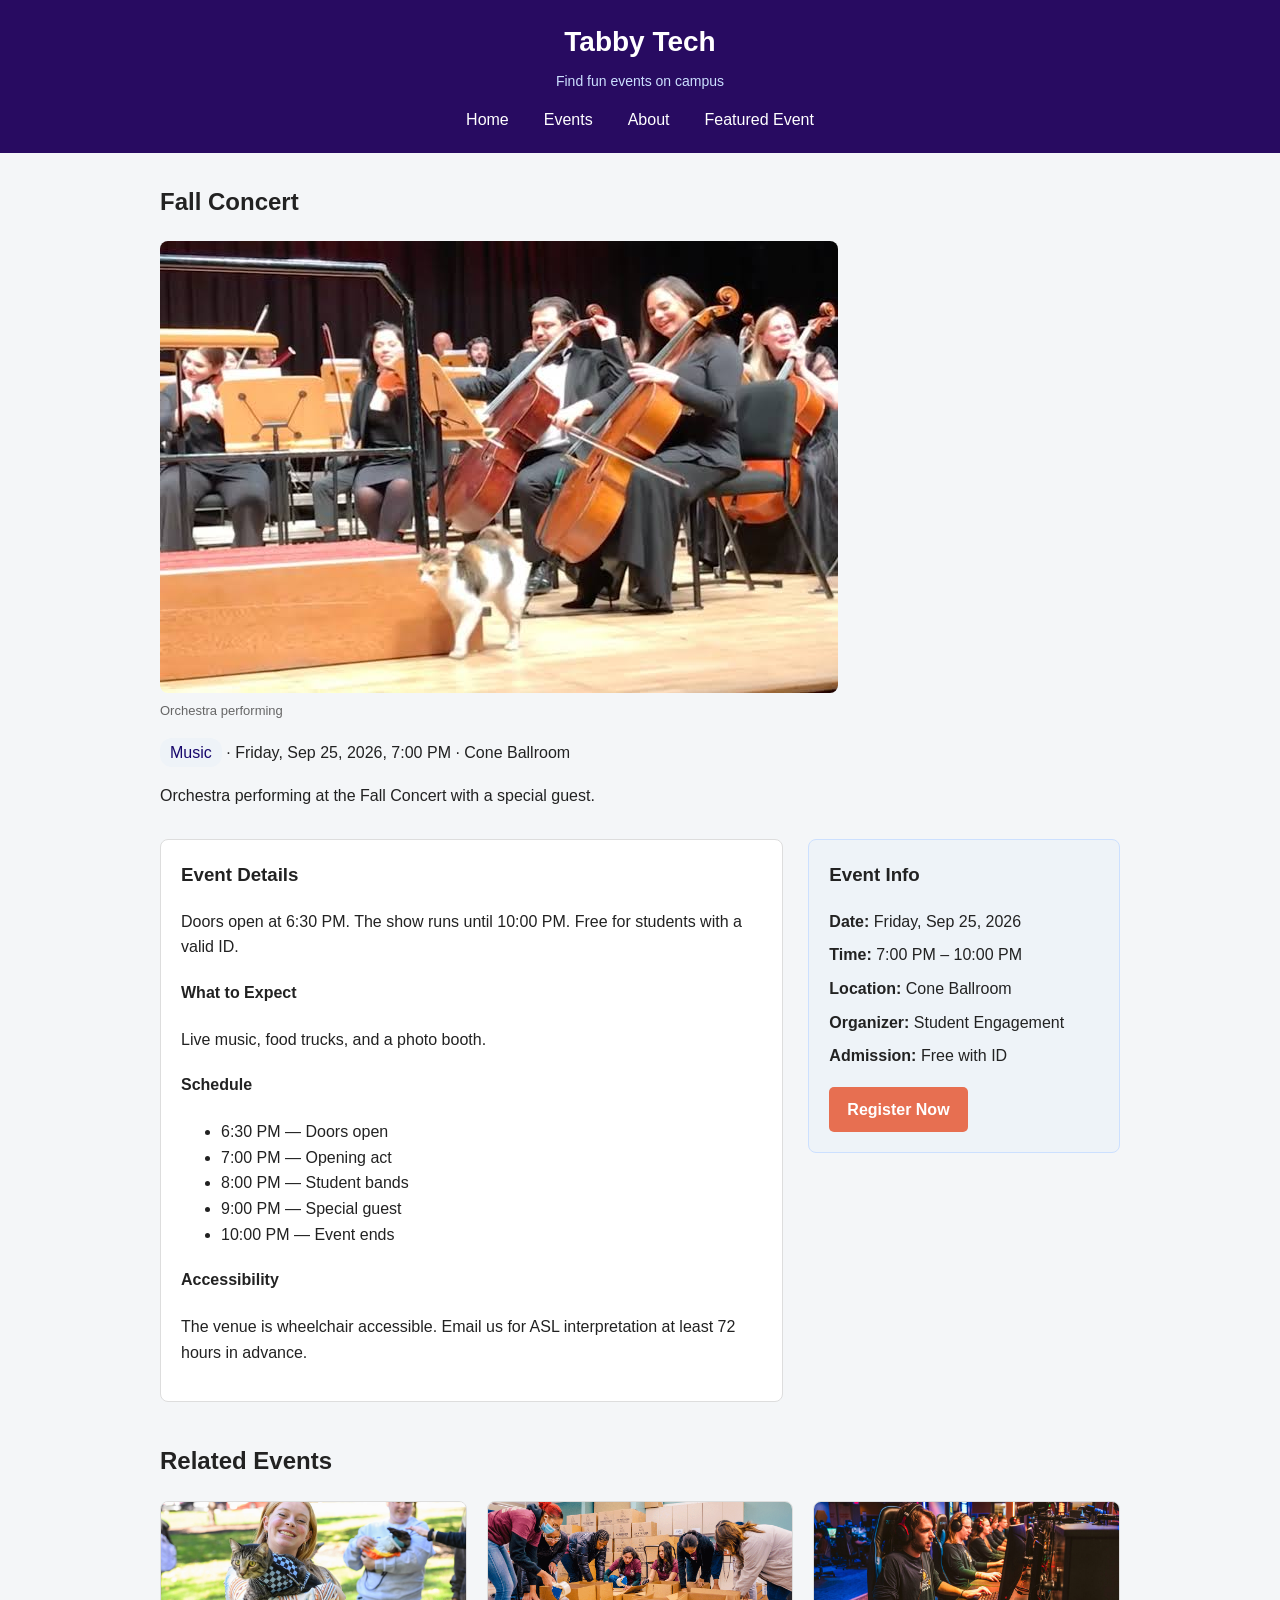
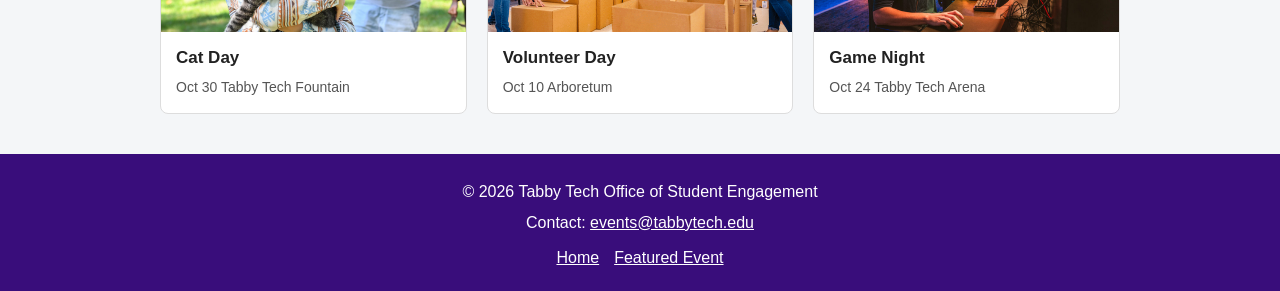
<file: event.html>
<!DOCTYPE html>
<!--
  Name: Maria Guadalupe Reynoso
  Date: 09.13.2026
  CSC 372-01

  Featured event page for Tabby Tech.
-->

<html lang="en">
<head>
  <meta charset="UTF-8">
  <meta name="viewport" content="width=device-width, initial-scale=1.0">
  <title> Tabby Tech </title>
  <link rel="stylesheet" href="css/style.css">
</head>
<body>

  <header class="site-header">
    <h1> Tabby Tech</h1>
    <p class="tagline">Find fun events on campus</p>

    <nav>
      <ul>
        <li><a href="index.html">Home</a></li>
        <li><a href="index.html#events">Events</a></li>
        <li><a href="index.html#about">About</a></li>
        <li><a href="event.html">Featured Event</a></li>
      </ul>
    </nav>
  </header>

  <main>

    <!-- Event intro -->
    <section class="event-intro">
      <h2>Fall Concert</h2>

      <figure class="event-image">
        <img src="images/tabbyConcert.jpg" alt="Band Concert">
        <figcaption>Orchestra performing</figcaption>
      </figure>

      <p class="event-details">
        <span class="category">Music</span> ·
        <time datetime="2026-09-25T19:00">Friday, Sep 25, 2026, 7:00 PM</time> ·
        Cone Ballroom
      </p>

      <p>
        Orchestra performing at the Fall Concert with a special guest.
      </p>
    </section>

    <!-- Main events -->
    <div class="event-layout">

      <section class="event-main">
        <h3>Event Details</h3>

        <p>
          Doors open at 6:30 PM. The show runs until 10:00 PM. Free for
          students with a valid ID.
        </p>

        <h4>What to Expect</h4>
        <p>Live music, food trucks, and a photo booth.</p>

        <h4>Schedule</h4>
        <ul>
          <li>6:30 PM — Doors open</li>
          <li>7:00 PM — Opening act</li>
          <li>8:00 PM — Student bands</li>
          <li>9:00 PM — Special guest</li>
          <li>10:00 PM — Event ends</li>
        </ul>

        <h4>Accessibility</h4>
        <p>
          The venue is wheelchair accessible. Email us for ASL
          interpretation at least 72 hours in advance.
        </p>
      </section>

      <aside class="event-sidebar">
        <h3>Event Info</h3>
        <p><strong>Date:</strong> Friday, Sep 25, 2026</p>
        <p><strong>Time:</strong> 7:00 PM – 10:00 PM</p>
        <p><strong>Location:</strong> Cone Ballroom</p>
        <p><strong>Organizer:</strong> Student Engagement</p>
        <p><strong>Admission:</strong> Free with ID</p>
        <a class="button" href="#">Register Now</a>
      </aside>

    </div>

    <!-- Related events -->
    <section class="related">
      <h2>Related Events</h2>

      <div class="related-list">

        <article class="related-card">
          <img src="images/catDay.jpg" alt="Students with cats">
          <h3>Cat Day</h3>
          <p><time datetime="2026-10-30">Oct 30</time> Tabby Tech Fountain</p>
        </article>

        <article class="related-card">
          <img src="images/service.gif" alt="Students volunteering packing meals for families.">
          <h3>Volunteer Day</h3>
          <p><time datetime="2026-10-10">Oct 10</time> Arboretum</p>
        </article>

        <article class="related-card">
          <img src="images/gameNight.jpg" alt="Students playing videogames">
          <h3>Game Night</h3>
          <p><time datetime="2026-10-24">Oct 24</time> Tabby Tech Arena</p>
        </article>

      </div>
    </section>

  </main>

  <footer class="site-footer">
    <p>&copy; 2026 Tabby Tech Office of Student Engagement</p>
    <p>Contact: <a href="mailto:events@tabbytech.edu">events@tabbytech.edu</a></p>
    <nav>
      <ul>
        <li><a href="index.html">Home</a></li>
        <li><a href="event.html">Featured Event</a></li>
      </ul>
    </nav>
  </footer>

</body>
</html>
</file>
<file: css/style.css>
/*
  Name: Maria Guadalupe Reynoso
  Date: 09.13.2026
  CSC 372-01

  The style file for the index and event pages for Tabby Tech.
**/

* {
  box-sizing: border-box;
}

body {
  margin: 0;
  font-family: Arial, Helvetica, sans-serif;
  line-height: 1.6;
  color: #222;
  background-color: #f4f6f8;
}

h1, h2, h3, h4 {
  margin-top: 0;
}

a {
  color: #2d0c67;
}

img {
  max-width: 100%;
  display: block;
}

.button {
  display: inline-block;
  background-color: #e76f51;
  color: #fff;
  padding: 10px 18px;
  border-radius: 5px;
  text-decoration: none;
  font-weight: bold;
  margin-top: 10px;
}

.button:hover {
  background-color: #c95a3e;
}

/* --- Header / nav (Flexbox) --- */

.site-header {
  background-color: #280b61;
  color: #fff;
  padding: 20px;
  text-align: center;
}

.site-header h1 {
  margin: 0;
  font-size: 28px;
}

.tagline {
  margin: 5px 0 15px;
  font-size: 14px;
  color: #cce0ff;
}

/* Flexbox: nav links in a row */
.site-header nav ul {
  display: flex;
  flex-wrap: wrap;
  justify-content: center;
  gap: 15px;
  list-style: none;
  margin: 0;
  padding: 0;
}

.site-header nav a {
  color: #fff;
  text-decoration: none;
  padding: 5px 10px;
  border-radius: 4px;
}

.site-header nav a:hover {
  background-color: #25166e;
}

/* ---------- Hero (Flexbox) ---------- */

/* Flexbox: text next to image */
.hero {
  display: flex;
  flex-wrap: wrap;
  align-items: center;
  gap: 30px;
  max-width: 1000px;
  margin: 30px auto;
  padding: 0 20px;
}

.hero-text {
  flex: 1 1 300px;
}

.hero-image {
  flex: 1 1 300px;
  margin: 0;
}

.hero-image img {
  border-radius: 8px;
}

.hero-image figcaption {
  font-size: 13px;
  color: #666;
  margin-top: 8px;
  text-align: center;
}

/* ---------- Event cards (Grid) ---------- */

.events {
  max-width: 1000px;
  margin: 40px auto;
  padding: 0 20px;
}

/* Grid: responsive event cards */
.event-grid {
  display: grid;
  grid-template-columns: repeat(auto-fit, minmax(250px, 1fr));
  gap: 20px;
}

.event-card {
  background-color: #fff;
  border: 1px solid #ddd;
  border-radius: 8px;
  overflow: hidden;
}

/* First card is wider */
.event-card:first-child {
  grid-column: span 2;
}

.event-card img {
  width: 100%;
  height: 160px;
  object-fit: cover;
}

.event-info {
  padding: 15px;
}

.event-info h3 {
  margin-bottom: 5px;
}

.event-info p {
  font-size: 14px;
  margin: 3px 0;
  color: #555;
}

.category {
  display: inline-block;
  background-color: #eef3f8;
  color: #18086c;
  padding: 2px 10px;
  border-radius: 12px;
}

/* ---------- About ---------- */

.about {
  max-width: 800px;
  margin: 40px auto;
  padding: 0 20px;
}

/* ---------- Event page ---------- */

.event-intro {
  max-width: 1000px;
  margin: 30px auto;
  padding: 0 20px;
}

.event-image {
  margin: 15px 0;
}

.event-image img {
  border-radius: 8px;
}

.event-image figcaption {
  font-size: 13px;
  color: #666;
  margin-top: 8px;
}

/* Grid: two-column layout */
.event-layout {
  display: grid;
  grid-template-columns: 2fr 1fr;
  gap: 25px;
  max-width: 1000px;
  margin: 30px auto;
  padding: 0 20px;
}

.event-main {
  background-color: #fff;
  padding: 20px;
  border: 1px solid #ddd;
  border-radius: 8px;
}

.event-main h4 {
  margin-top: 20px;
}

.event-sidebar {
  background-color: #eef3f8;
  padding: 20px;
  border: 1px solid #cce0ff;
  border-radius: 8px;
  height: fit-content;
}

.event-sidebar p {
  margin: 8px 0;
}

/* ---------- Related events---------- */

.related {
  max-width: 1000px;
  margin: 40px auto;
  padding: 0 20px;
}

/* Flexbox: cards wrap */
.related-list {
  display: flex;
  flex-wrap: wrap;
  gap: 20px;
}

.related-card {
  flex: 1 1 220px;
  background-color: #fff;
  border: 1px solid #ddd;
  border-radius: 8px;
  overflow: hidden;
}

.related-card img {
  width: 100%;
  height: 130px;
  object-fit: cover;
}

.related-card h3 {
  font-size: 17px;
  margin: 12px 15px 5px;
}

.related-card p {
  font-size: 14px;
  margin: 0 15px 15px;
  color: #555;
}

/* ---------- Footer ---------- */

.site-footer {
  background-color: #390d7b;
  color: #fff;
  text-align: center;
  padding: 20px;
  margin-top: 40px;
}

.site-footer p {
  margin: 5px 0;
}

.site-footer a {
  color: #fff;
}

/* Flexbox: footer nav */
.site-footer nav ul {
  display: flex;
  flex-wrap: wrap;
  justify-content: center;
  gap: 15px;
  list-style: none;
  margin: 10px 0 0;
  padding: 0;
}

/* ---------- media ---------- */

/* Tablet */
@media (max-width: 800px) {
  .event-layout {
    grid-template-columns: 1fr;
  }

  .event-card:first-child {
    grid-column: auto;
  }
}

/* Phone */
@media (max-width: 500px) {
  .hero {
    flex-direction: column;
  }

  .site-header nav ul {
    flex-direction: column;
    gap: 5px;
  }

  .related-list {
    flex-direction: column;
  }
}

/* ---------- Save Event feature ---------- */

.save-btn {
  display: block;
  margin: 0 15px 15px;
  padding: 8px 14px;
  background-color: #2d0c67;
  color: #fff;
  border: none;
  border-radius: 5px;
  font-family: inherit;
  font-size: 14px;
  font-weight: bold;
  cursor: pointer;
}

.save-btn:hover {
  background-color: #4a1a9b;
}

.event-card.saved {
  border: 3px solid #e76f51;
  background-color: #fff6f2;
}

.saved-events {
  max-width: 1000px;
  margin: 40px auto;
  padding: 20px;
  background-color: #fff;
  border: 1px solid #ddd;
  border-radius: 8px;
}

.saved-events h2 {
  margin-bottom: 15px;
  color: #222;
}

#empty-message {
  color: #666;
  font-style: italic;
}

#saved-list {
  padding-left: 20px;
  margin: 0;
}

#saved-list li {
  margin-bottom: 8px;
  color: #222;
}

#saved-list strong {
  color: #2d0c67;
}
</file>
